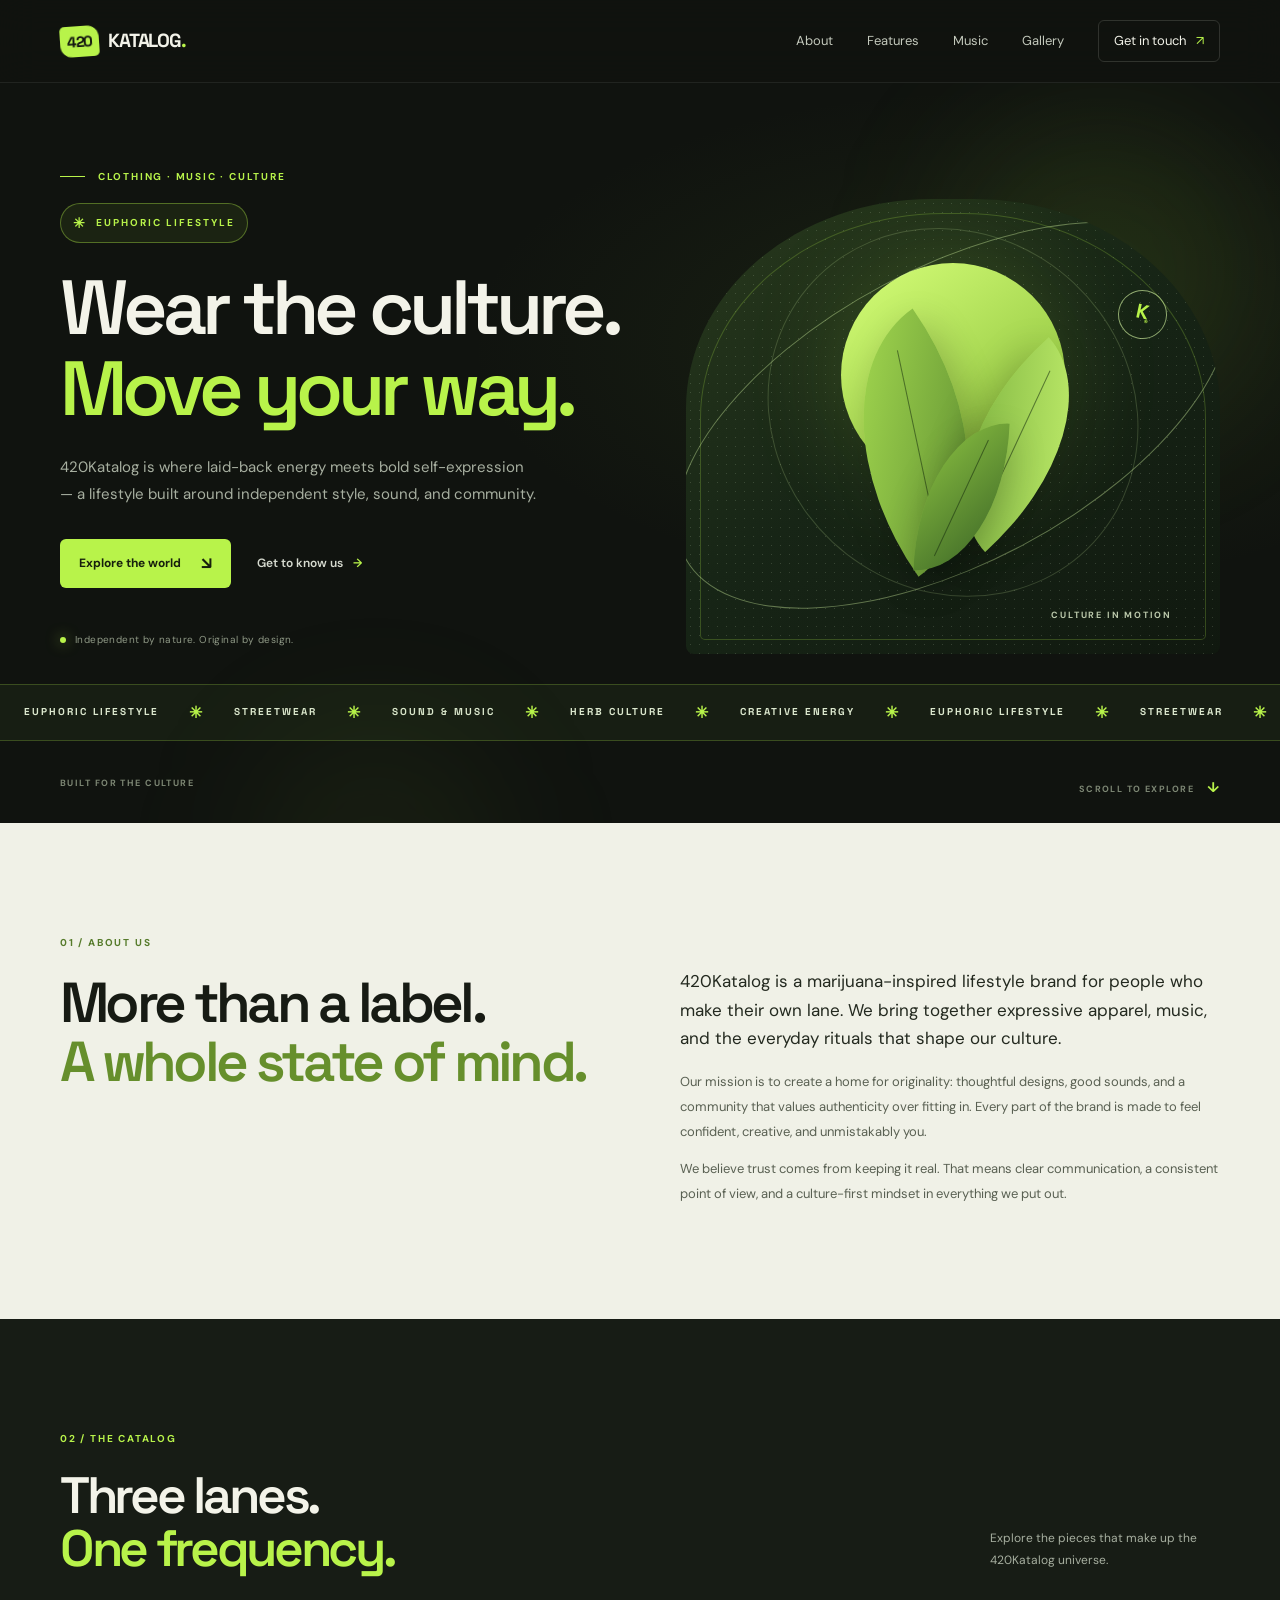
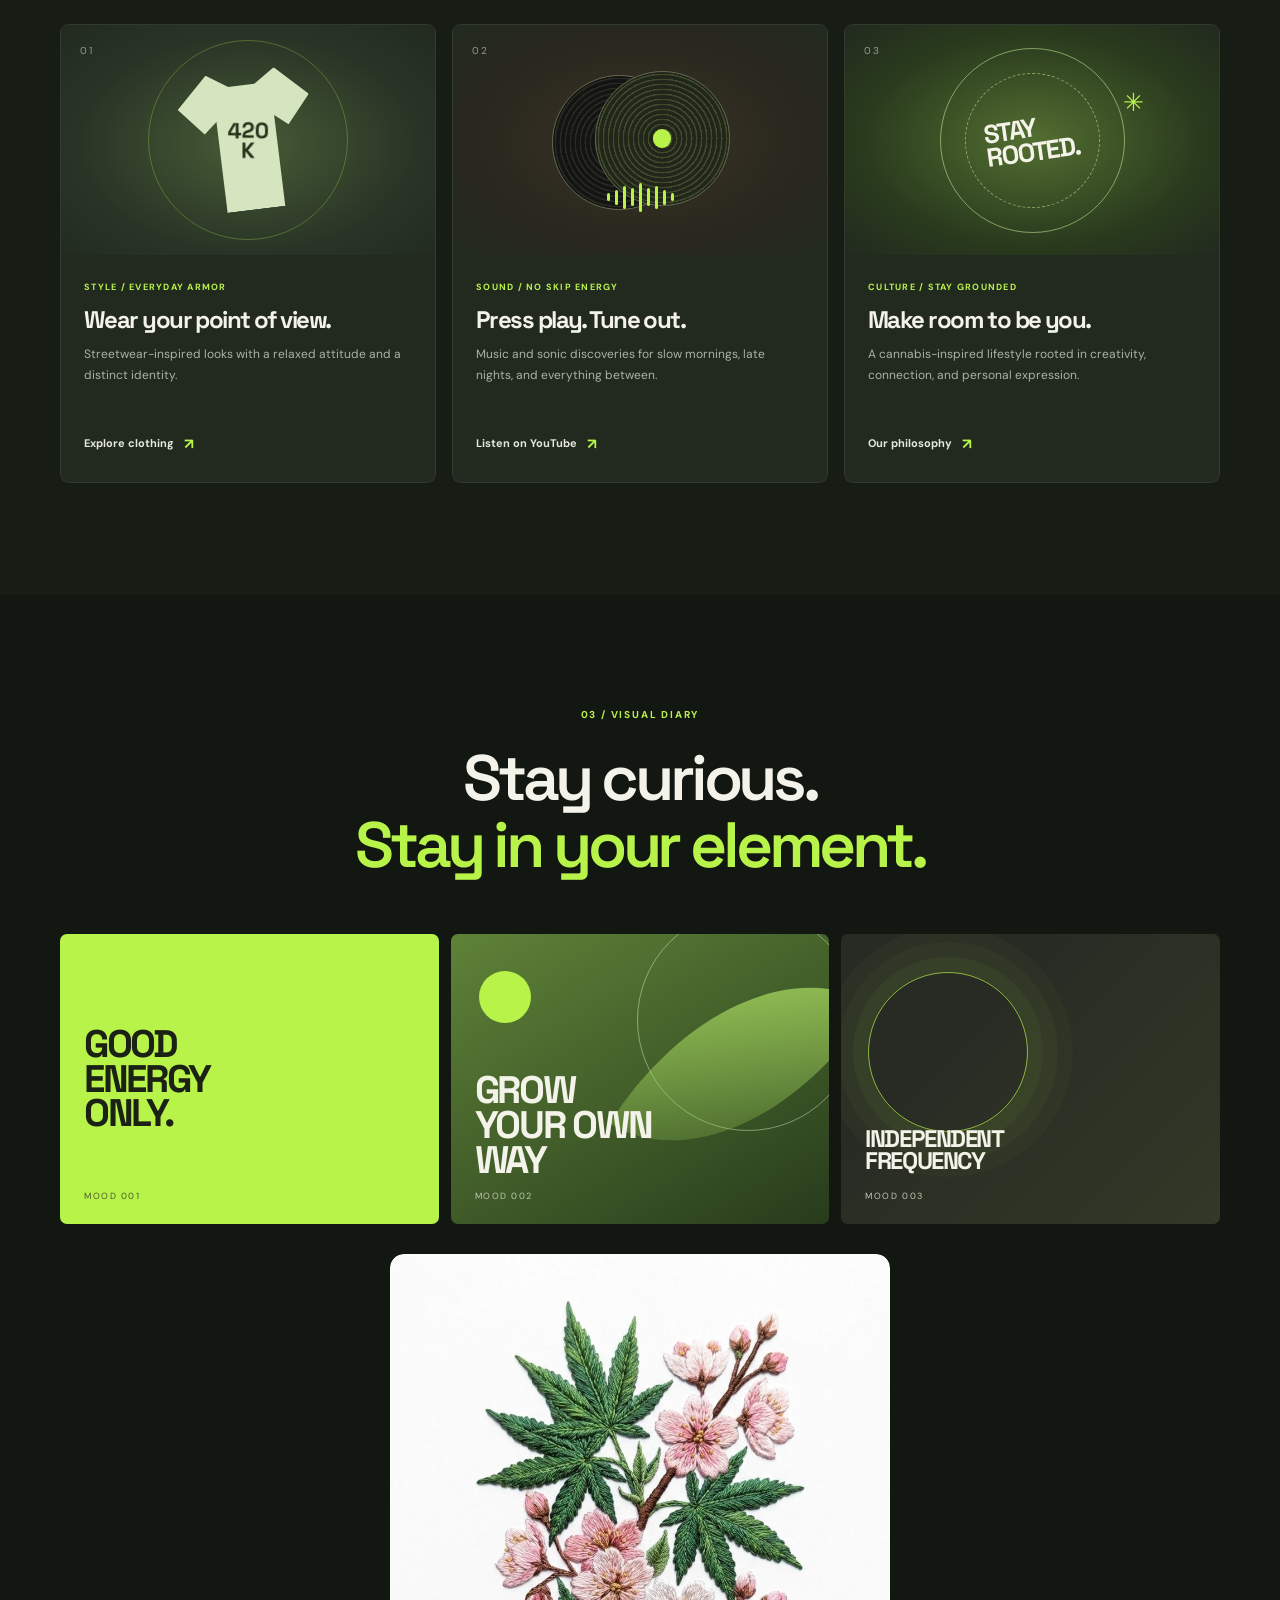
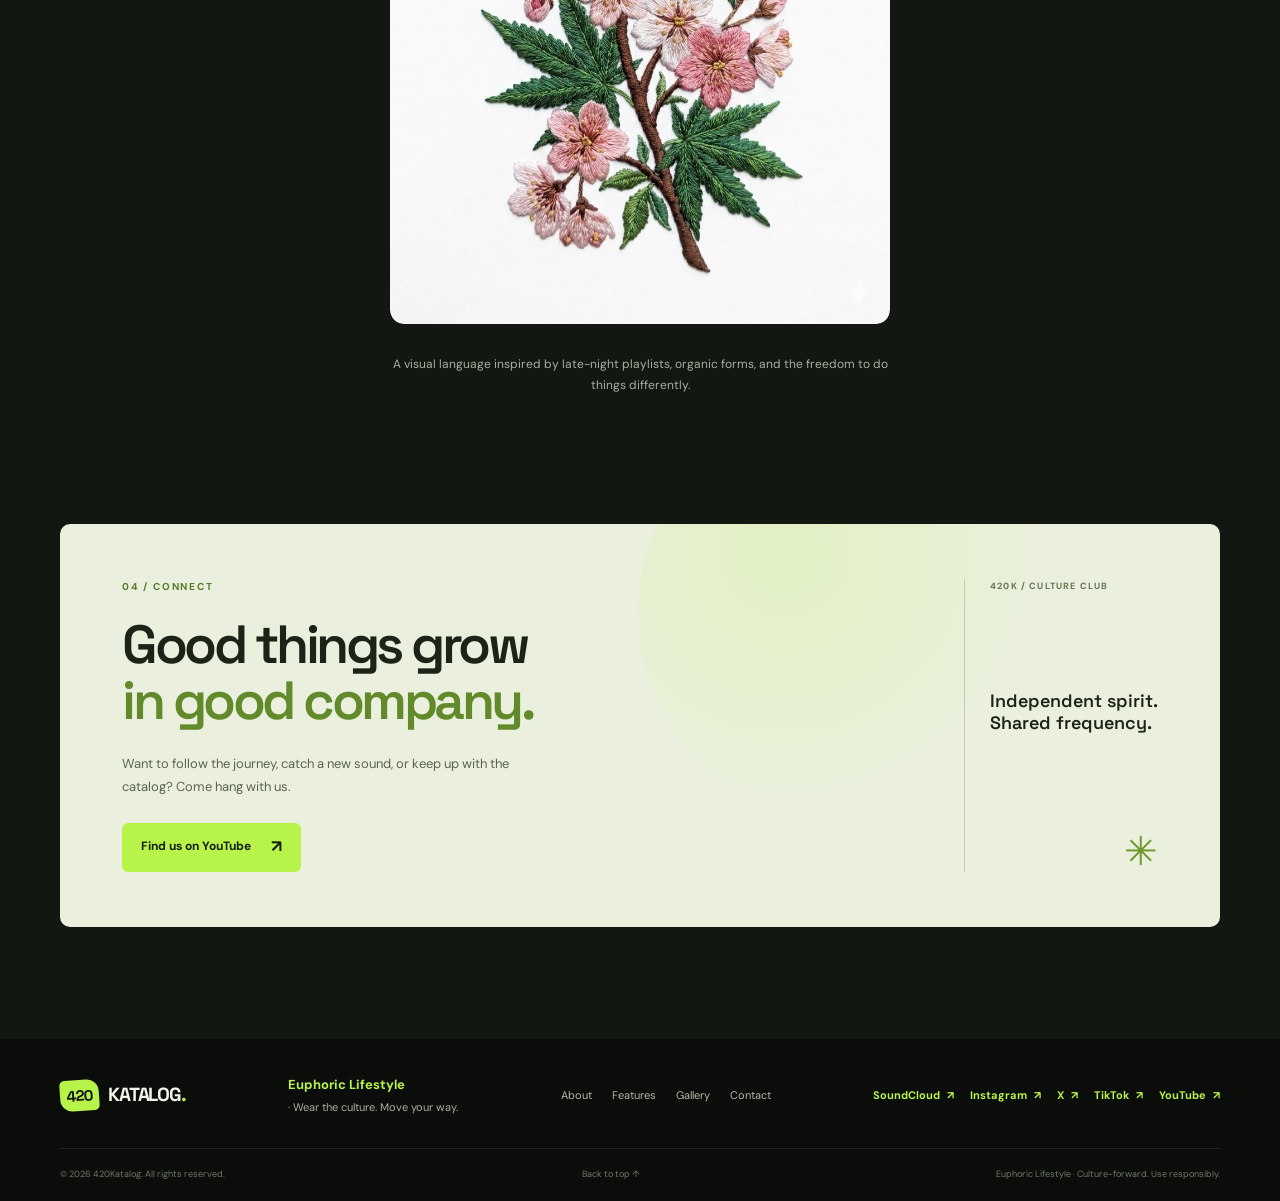
<file: index.html>
<!doctype html>
<html lang="en">
<head>
  <meta charset="utf-8">
  <meta name="viewport" content="width=device-width, initial-scale=1">
  <meta name="theme-color" content="#10130f">
  <meta name="description" content="420Katalog — a cannabis-inspired lifestyle brand bringing together clothing, sound, and culture.">
  <title>420Katalog — Euphoric Lifestyle</title>
  <link rel="preconnect" href="https://fonts.googleapis.com">
  <link rel="preconnect" href="https://fonts.gstatic.com" crossorigin>
  <link href="https://fonts.googleapis.com/css2?family=DM+Sans:wght@400;500;600;700&family=Space+Grotesk:wght@400;500;600;700&display=swap" rel="stylesheet">
  <link rel="stylesheet" href="style.css">
  <script src="script.js" defer></script>
</head>
<body>
  <a class="skip-link" href="#main">Skip to content</a>

  <header class="site-header" id="top">
    <div class="nav-wrap container">
      <a class="brand" href="#top" aria-label="420Katalog home">
        <span class="brand-mark" aria-hidden="true">420</span><span class="brand-name">KATALOG<span class="brand-period">.</span></span>
      </a>

      <button class="menu-toggle" type="button" aria-expanded="false" aria-controls="primary-nav" aria-label="Open navigation">
        <span></span><span></span>
      </button>

      <nav class="primary-nav" id="primary-nav" aria-label="Main navigation">
        <a href="#about">About</a>
        <a href="#features">Features</a>
         <a href="music.html">Music</a>
        <a href="#gallery">Gallery</a>
        <a href="#contact" class="nav-contact">Get in touch <span aria-hidden="true">↗</span></a>
      </nav>
    </div>
  </header>

  <main id="main">
    <section class="hero section-shell" aria-labelledby="hero-title">
      <div class="hero-glow hero-glow-one" aria-hidden="true"></div>
      <div class="hero-glow hero-glow-two" aria-hidden="true"></div>
      <div class="hero-grid container">
        <div class="hero-copy">
          <p class="eyebrow"><span class="eyebrow-line"></span> CLOTHING · MUSIC · CULTURE</p>
          <p class="slogan-chip"><span aria-hidden="true">✳</span> EUPHORIC LIFESTYLE</p>
          <h1 id="hero-title">Wear the culture.<br><span>Move your way.</span></h1>
          <p class="hero-subtitle">420Katalog is where laid-back energy meets bold self-expression — a lifestyle built around independent style, sound, and community.</p>
          <div class="hero-actions">
            <a class="button button-primary" href="#features">Explore the world <span aria-hidden="true">↘</span></a>
            <a class="text-link" href="#about">Get to know us <span aria-hidden="true">→</span></a>
          </div>
          <div class="hero-note"><span class="status-dot"></span> Independent by nature. Original by design.</div>
        </div>

        <div class="hero-art" aria-label="Abstract green botanical-inspired artwork">
          <div class="art-orbit orbit-a"></div>
          <div class="art-orbit orbit-b"></div>
          <div class="art-sun"></div>
          <div class="art-leaf leaf-one"></div>
          <div class="art-leaf leaf-two"></div>
          <div class="art-leaf leaf-three"></div>
          <div class="art-label label-top">EST. 420</div>
          <div class="art-label label-bottom">CULTURE IN MOTION</div>
          <div class="art-stamp">K<br><span>®</span></div>
        </div>
      </div>
      <div class="culture-ticker" aria-label="Euphoric Lifestyle, streetwear, sound, herb, culture">
      <div class="ticker-track"><span>EUPHORIC LIFESTYLE</span><b>✳</b><span>STREETWEAR</span><b>✳</b><span>SOUND &amp; MUSIC</span><b>✳</b><span>HERB CULTURE</span><b>✳</b><span>CREATIVE ENERGY</span><b>✳</b><span>EUPHORIC LIFESTYLE</span><b>✳</b><span>STREETWEAR</span><b>✳</b><span>SOUND &amp; MUSIC</span><b>✳</b><span>HERB CULTURE</span><b>✳</b></div>
    </div>
      <div class="hero-bottom container">
        <span>BUILT FOR THE CULTURE</span><span class="scroll-cue">SCROLL TO EXPLORE <span aria-hidden="true">↓</span></span>
      </div>
    </section>

    <section class="intro section-pad" id="about" aria-labelledby="about-title">
      <div class="container intro-grid">
        <div>
          <p class="eyebrow">01 / ABOUT US</p>
          <h2 id="about-title">More than a label.<br><span>A whole state of mind.</span></h2>
        </div>
        <div class="intro-copy">
          <p class="lead">420Katalog is a marijuana-inspired lifestyle brand for people who make their own lane. We bring together expressive apparel, music, and the everyday rituals that shape our culture.</p>
          <p>Our mission is to create a home for originality: thoughtful designs, good sounds, and a community that values authenticity over fitting in. Every part of the brand is made to feel confident, creative, and unmistakably you.</p>
          <p>We believe trust comes from keeping it real. That means clear communication, a consistent point of view, and a culture-first mindset in everything we put out.</p>
        </div>
      </div>
    </section>

    <section class="features section-pad" id="features" aria-labelledby="features-title">
      <div class="container">
        <div class="section-heading">
          <div>
            <p class="eyebrow">02 / THE CATALOG</p>
            <h2 id="features-title">Three lanes.<br><span>One frequency.</span></h2>
          </div>
          <p class="section-aside">Explore the pieces that make up the 420Katalog universe.</p>
        </div>

        <div class="feature-grid">
          <article class="feature-card feature-clothing">
            <div class="feature-number">01</div>
            <div class="feature-visual visual-shirt" aria-hidden="true">
              <div class="shirt-shape"><span>420<br>K</span></div>
              <span class="visual-ring"></span>
            </div>
            <div class="feature-content">
              <p class="card-kicker">STYLE / EVERYDAY ARMOR</p>
              <h3>Wear your point of view.</h3>
              <p>Streetwear-inspired looks with a relaxed attitude and a distinct identity.</p>
              <a href="#contact" class="card-link">Explore clothing <span aria-hidden="true">↗</span></a>
            </div>
          </article>

          <article class="feature-card feature-music">
            <div class="feature-number">02</div>
            <div class="feature-visual visual-music" aria-hidden="true">
              <div class="record record-one"></div><div class="record record-two"></div>
              <div class="sound-bars"><i></i><i></i><i></i><i></i><i></i><i></i><i></i><i></i><i></i></div>
            </div>
            <div class="feature-content">
              <p class="card-kicker">SOUND / NO SKIP ENERGY</p>
              <h3>Press play. Tune out.</h3>
              <p>Music and sonic discoveries for slow mornings, late nights, and everything between.</p>
              <a href="https://www.youtube.com/channel/UC2AErrC8AarWDsMdw_WNsXw" target="_blank" rel="noopener noreferrer" class="card-link">Listen on YouTube <span aria-hidden="true">↗</span></a>
            </div>
          </article>

          <article class="feature-card feature-culture">
            <div class="feature-number">03</div>
            <div class="feature-visual visual-culture" aria-hidden="true">
              <div class="culture-circle circle-one"></div><div class="culture-circle circle-two"></div>
              <span class="culture-word">STAY<br>ROOTED.</span>
              <span class="culture-spark">✳</span>
            </div>
            <div class="feature-content">
              <p class="card-kicker">CULTURE / STAY GROUNDED</p>
              <h3>Make room to be you.</h3>
              <p>A cannabis-inspired lifestyle rooted in creativity, connection, and personal expression.</p>
              <a href="#about" class="card-link">Our philosophy <span aria-hidden="true">↗</span></a>
            </div>
          </article>
        </div>
      </div>
    </section>

    <section class="manifesto section-pad" id="gallery" aria-labelledby="gallery-title">
      <div class="container manifesto-inner">
        <p class="eyebrow">03 / VISUAL DIARY</p>
        <h2 id="gallery-title">Stay curious.<br><span>Stay in your element.</span></h2>
        <div class="gallery-strip" aria-label="Abstract brand moodboard">
          <div class="gallery-tile tile-type"><span>GOOD<br>ENERGY<br>ONLY.</span><small>MOOD 001</small></div>
          <div class="gallery-tile tile-green"><div class="tile-sun"></div><span>GROW<br>YOUR OWN<br>WAY</span><small>MOOD 002</small></div>
          <div class="gallery-tile tile-dark"><div class="tile-spiral"></div><span>INDEPENDENT<br>FREQUENCY</span><small>MOOD 003</small></div>
        </div>
        <div class="gallery-photo">
    <img src="cherry%20blossom.jpg" alt="Cherry blossom embroidery with green leaves">
</div>
        <p class="gallery-caption">A visual language inspired by late-night playlists, organic forms, and the freedom to do things differently.</p>
      </div>
    </section>

    <section class="contact section-pad" id="contact" aria-labelledby="contact-title">
      <div class="container contact-panel">
        <div class="contact-orb" aria-hidden="true"></div>
        <div class="contact-content">
          <p class="eyebrow">04 / CONNECT</p>
          <h2 id="contact-title">Good things grow<br><span>in good company.</span></h2>
          <p>Want to follow the journey, catch a new sound, or keep up with the catalog? Come hang with us.</p>
          <a class="button button-primary" href="https://www.youtube.com/channel/UC2AErrC8AarWDsMdw_WNsXw" target="_blank" rel="noopener noreferrer">Find us on YouTube <span aria-hidden="true">↗</span></a>
        </div>
        <div class="contact-side">
          <span class="contact-index">420K / CULTURE CLUB</span>
          <p>Independent spirit.<br>Shared frequency.</p>
          <span class="contact-symbol" aria-hidden="true">✳</span>
        </div>
      </div>
    </section>
  </main>

  <footer class="site-footer">
    <div class="container footer-main">
      <a class="brand" href="#top" aria-label="420Katalog back to top">
        <span class="brand-mark" aria-hidden="true">420</span><span class="brand-name">KATALOG<span class="brand-period">.</span></span>
      </a>
      <p class="footer-tagline">Euphoric Lifestyle<span> · Wear the culture. Move your way.</span></p>
      <nav class="footer-nav" aria-label="Footer navigation">
        <a href="#about">About</a><a href="#features">Features</a><a href="#gallery">Gallery</a><a href="#contact">Contact</a>
      </nav>
      <nav class="social-links" aria-label="420Katalog social media">
        <a class="social-link" href="https://soundcloud.com/xansinmyksubis" target="_blank" rel="noopener noreferrer">SoundCloud <span aria-hidden="true">↗</span></a>
        <a class="social-link" href="https://www.instagram.com/whon_4dhawin/" target="_blank" rel="noopener noreferrer">Instagram <span aria-hidden="true">↗</span></a>
        <a class="social-link" href="https://x.com/wangan_whon" target="_blank" rel="noopener noreferrer">X <span aria-hidden="true">↗</span></a>
        <a class="social-link" href="https://www.tiktok.com/@whon4_dhawin" target="_blank" rel="noopener noreferrer">TikTok <span aria-hidden="true">↗</span></a>
        <a class="social-link" href="https://www.youtube.com/channel/UC2AErrC8AarWDsMdw_WNsXw" target="_blank" rel="noopener noreferrer">YouTube <span aria-hidden="true">↗</span></a>
      </nav>
    </div>
    <div class="container footer-bottom">
      <span>© <span id="year">2026</span> 420Katalog. All rights reserved.</span>
      <a href="#top">Back to top ↑</a>
      <span class="footer-note">Euphoric Lifestyle · Culture-forward. Use responsibly.</span>
    </div>
  </footer>
</body>
</html>
</file>
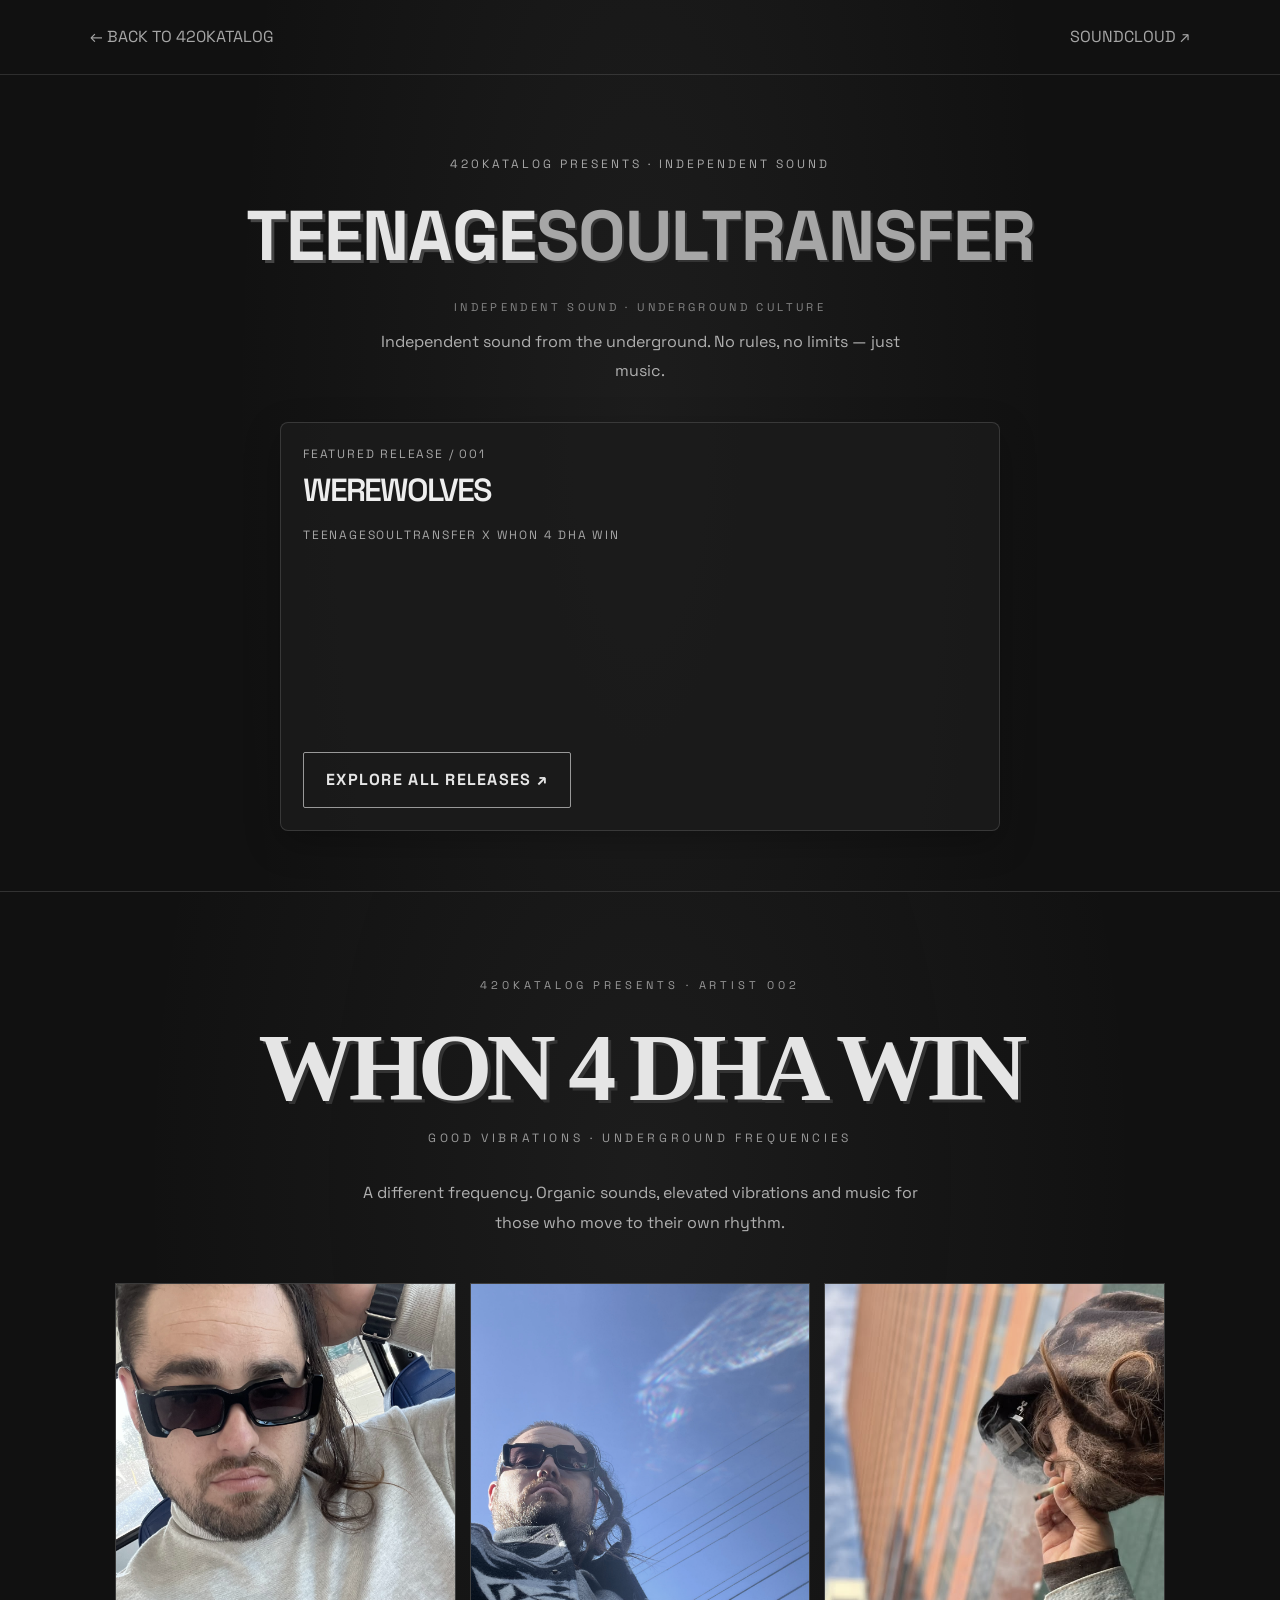
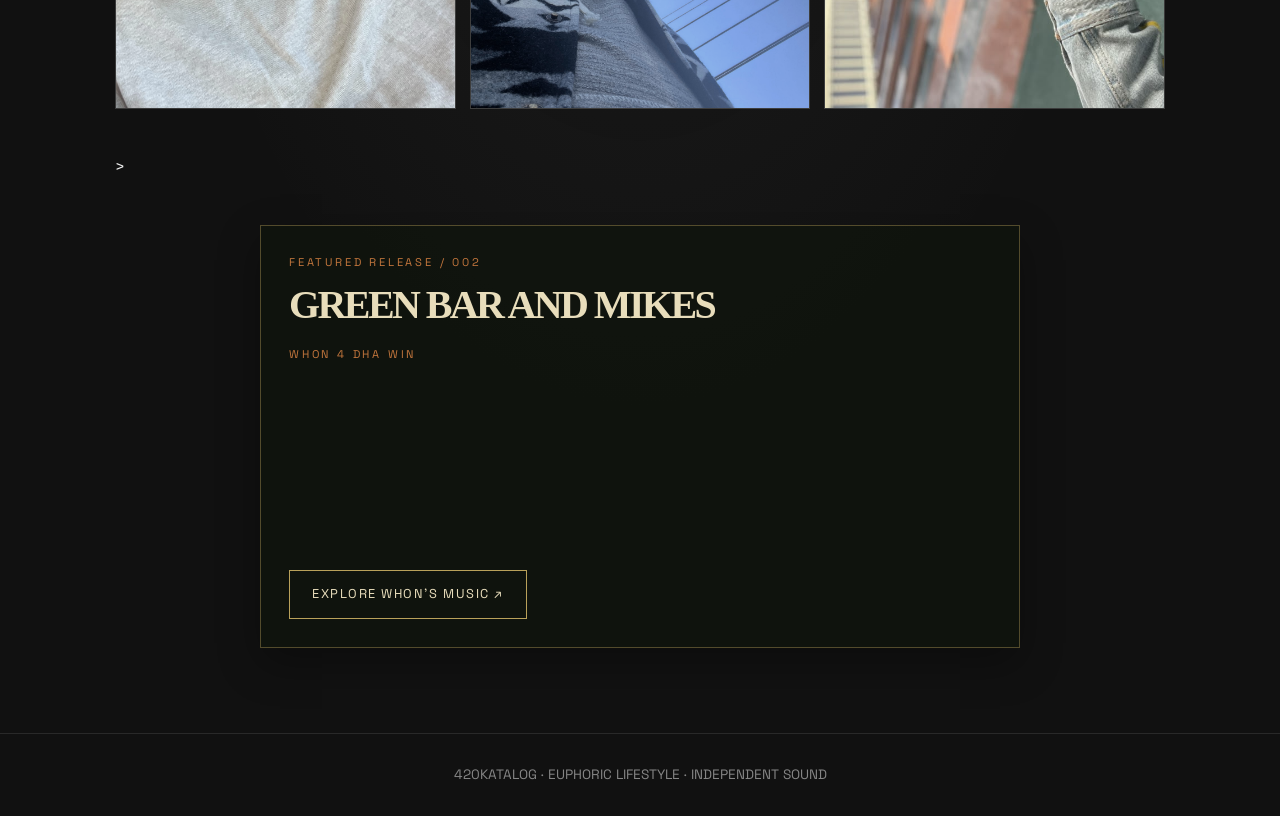
<file: music.html>
<!DOCTYPE html>
<html lang="en">
<head>
    <meta charset="UTF-8">
    <meta name="viewport" content="width=device-width, initial-scale=1.0">
    <meta name="theme-color" content="#111111">
    <meta name="description" content="Enter the underground sound of XANSINMYKSUBIS on 420Katalog.">
    <title>MUSIC — 420Katalog</title>

    <link rel="preconnect" href="https://fonts.googleapis.com">
    <link rel="preconnect" href="https://fonts.gstatic.com" crossorigin>
    <link href="https://fonts.googleapis.com/css2?family=Space+Grotesk:wght@400;500;600;700&display=swap" rel="stylesheet">

    <link rel="stylesheet" href="style.css">

    <style>
     /* UNDERGROUND ARTIST IDENTITY */

.artist-title {
    display: block;
    width: 100%;
    position: relative;
    font-size: clamp(1.4rem, 5.5vw, 5rem);
    font-weight: 900;
    line-height: 1.1;
    letter-spacing: -1px;
    text-align: center;
    text-transform: uppercase;
    white-space: nowrap;
    color: #e5e5e5;
    margin: 40px auto 18px;
    text-shadow: 3px 3px 0 #444;
    animation: titleFlicker 5s infinite;
}

.artist-title span {
    color: #999;
    text-shadow: 2px 2px 0 #333;
}

.artist-subtitle {
    color: #858585;
    letter-spacing: .3em;
    font-size: .7rem;
    text-align: center;
}

@keyframes titleFlicker {
    0%, 94%, 100% {
        opacity: 1;
        transform: translateX(0);
    }
    95% {
        opacity: .8;
        transform: translateX(2px);
    }
     97% {
        opacity: 1;
        transform: translateX(-2px);
    }
}

.music-page {
    min-height: 100vh;
    background:
        radial-gradient(ellipse at 50% 18%, rgba(150,150,150,.09), transparent 45%),
        #111111;
    color: #eeeeee;
    font-family: 'Space Grotesk', sans-serif;
}

        .music-nav {
            display: flex;
            justify-content: space-between;
            align-items: center;
            gap: 20px;
            padding: 24px 7%;
            border-bottom: 1px solid rgba(255,255,255,.12);
        }

        .music-nav a {
            color: #a6a6a6;
            text-decoration: none;
        }
.music-hero {
    max-width: 1000px;
    margin: 0 auto;
    padding: 80px 24px 60px;
    text-align: center;
}

.music-hero h1 {
    margin: 24px auto;
    max-width: 100%;
}

        .music-label {
            color: #a6a6a6;
            letter-spacing: .25em;
            font-size: .75rem;
            text-transform: uppercase;
        }



       .music-hero h1 span {
    color: #a6a6a6;
}

        .music-description {
            max-width: 560px;
            margin: 0 auto 36px;
            color: 	#b0b0b0;
            line-height: 1.8;
        }

    .featured-track {
    max-width: 720px;
    margin: 0 auto;
    padding: 22px;
    background: rgba(28, 28, 28, .85);
    border: 1px solid rgba(180, 180, 180, .2);
    border-radius: 8px;
    box-shadow: 0 12px 35px rgba(0, 0, 0, .25);
    text-align: left;
}

        .track-label {
            color: 	#a6a6a6;
            font-size: .75rem;
            letter-spacing: .15em;
            margin-bottom: 10px;
        }

        .featured-track h2 {
            font-size: clamp(1.3rem, 4vw, 2rem);
            margin: 0 0 18px;
        }

        .soundcloud-frame {
            width: 100%;
            height: 166px;
            border: 0;
            border-radius: 10px;
        }

.music-button {
    display: inline-block;
    margin-top: 24px;
    padding: 14px 22px;
    border: 1px solid #999999;
    border-radius: 2px;
    background: transparent;
    color: #e5e5e5;
    font-weight: 700;
    letter-spacing: .08em;
    text-decoration: none;
    transition: background .2s ease, color .2s ease, transform .2s ease;
}

.music-button:hover {
    background: #e5e5e5;
    color: #111111;
    transform: translateY(-2px);
}
    

        .music-footer {
            padding: 30px 20px;
            text-align: center;
            color: #858585;
            font-size: .85rem;
            border-top: 1px solid rgba(255,255,255,.1);
        }

.whon-section {
    position: relative;
    overflow: hidden;
    padding: 85px 24px;
    color: #E8DDBB;
    background:
        radial-gradient(circle at 15% 20%, rgba(196,119,61,.13), transparent 30%),
        radial-gradient(circle at 85% 80%, rgba(185,161,90,.12), transparent 35%),
        #252B1C;
    border-top: 1px solid rgba(185,161,90,.3);
}

.whon-inner {
    max-width: 1050px;
    margin: auto;
    position: relative;
    z-index: 1;
}

.whon-eyebrow {
    color: #C4773D;
    text-align: center;
    font-size: .7rem;
    letter-spacing: .35em;
    text-transform: uppercase;
}

.whon-title {
    margin: 25px 0 12px;
    color: #E8DDBB;
    font-family: Georgia, serif;
    font-size: clamp(2.5rem, 8vw, 6rem);
    font-weight: 900;
    line-height: 1;
    letter-spacing: -.06em;
    text-align: center;
    text-transform: uppercase;
    text-shadow: 3px 3px 0 #35432A, 6px 6px 0 rgba(196,119,61,.5);
}

.whon-subtitle {
    color: #B9A15A;
    text-align: center;
    letter-spacing: .3em;
    font-size: .75rem;
    line-height: 1.8;
}

.whon-description {
    max-width: 600px;
    margin: 28px auto 45px;
    color: #C8BEA0;
    text-align: center;
    line-height: 1.9;
}

.whon-artwork {
    display: grid;
    grid-template-columns: repeat(3, 1fr);
    gap: 14px;
    margin: 45px 0;
}

.whon-art-placeholder {
    min-height: 220px;
    display: flex;
    align-items: center;
    justify-content: center;
    padding: 15px;
    border: 1px solid rgba(185,161,90,.35);
    background:
        radial-gradient(circle, rgba(196,119,61,.2), transparent 65%),
        #35432A;
    color: #B9A15A;
    text-align: center;
    font-family: Georgia, serif;
    font-size: .85rem;
    letter-spacing: .12em;
}

/* WHON 4 DHA WIN — PHOTO GALLERY */

.whon-section {
    background:
        radial-gradient(ellipse at 50% 20%, rgba(160,160,160,.08), transparent 55%),
        #111111;
    color: #eeeeee;
    border-top: 1px solid rgba(180,180,180,.2);
}

.whon-eyebrow {
    color: #999999;
}

.whon-title {
    color: #e5e5e5;
    text-shadow: 3px 3px 0 #333333;
}

.whon-subtitle,
.whon-track-label {
    color: #999999;
}

.whon-description {
    color: #b0b0b0;
}

.whon-artwork img {
    display: block;
    width: 100%;
    aspect-ratio: 4 / 5;
    object-fit: cover;
    border: 1px solid rgba(180,180,180,.25);
    filter: grayscale(25%);
    transition: filter .35s ease, transform .35s ease;
}

.whon-artwork img:hover {
    filter: grayscale(0%);
    transform: translateY(-5px);
}

.whon-track {
    background: rgba(28,28,28,.85);
    border: 1px solid rgba(180,180,180,.2);
}

.whon-track h3 {
    color: #eeeeee;
}

.whon-button {
    border-color: #999999;
    color: #eeeeee;
}

.whon-button:hover {
    background: #eeeeee;
    color: #111111;
}

.whon-track {
    max-width: 760px;
    margin: 45px auto 0;
    padding: 28px;
    background: rgba(15,20,12,.65);
    border: 1px solid rgba(185,161,90,.4);
    box-shadow: 0 15px 40px rgba(0,0,0,.3);
}

.whon-track-label {
    color: #C4773D;
    font-size: .7rem;
    letter-spacing: .25em;
}

.whon-track h3 {
    margin: 12px 0 20px;
    color: #E8DDBB;
    font-family: Georgia, serif;
    font-size: clamp(1.6rem, 5vw, 2.5rem);
}

.whon-player {
    width: 100%;
    height: 166px;
    border: 0;
}

.whon-button {
    display: inline-block;
    margin-top: 22px;
    padding: 13px 22px;
    border: 1px solid #B9A15A;
    color: #E8DDBB;
    text-decoration: none;
    letter-spacing: .12em;
    font-size: .8rem;
    transition: .2s ease;
}

.whon-button:hover {
    background: #B9A15A;
    color: #252B1C;
}

@media (max-width: 600px) {
    .music-nav {
        padding: 20px;
        flex-wrap: wrap;
        font-size: .8rem;
    }

    .music-hero {
        padding: 65px 18px 45px;
    }

    .featured-track {
        padding: 16px;
    }

    .music-label {
        line-height: 1.8;
        letter-spacing: .15em;
    }

    .artist-title {
        font-size: clamp(1.2rem, 6vw, 2.2rem);
        letter-spacing: -1.5px;
    }

    .artist-subtitle {
        line-height: 1.8;
        letter-spacing: .15em;
    }

    .whon-section {
        padding: 65px 18px;
    }

    .whon-artwork {
        grid-template-columns: 1fr;
    }

    .whon-art-placeholder {
        min-height: 180px;
    }

    .whon-track {
        padding: 18px;
    }
}
</style>
</head>
<body>
    <div class="music-page">

        <nav class="music-nav">
            <a href="index.html">← BACK TO 420KATALOG</a>
            <a href="https://soundcloud.com/xansinmyksubis" target="_blank" rel="noopener noreferrer">SOUNDCLOUD ↗</a>
        </nav>

        <main>
            <section class="music-hero">

                <p class="music-label">420KATALOG PRESENTS · INDEPENDENT SOUND</p>

                <h1 class="artist-title" data-text="TEENAGESOULTRANSFER">
                    TEENAGE<span>SOULTRANSFER</span>
                </h1>

                <p class="artist-subtitle">INDEPENDENT SOUND · UNDERGROUND CULTURE</p>

                <p class="music-description">
                    Independent sound from the underground. No rules, no limits — just music.
                </p>

                <div class="featured-track">

                    <p class="track-label">FEATURED RELEASE / 001</p>

                    <h2>WEREWOLVES</h2>

                    <p class="track-label">TEENAGESOULTRANSFER X WHON 4 DHA WIN</p>

                    <iframe
                        class="soundcloud-frame"
                        title="WEREWOLVES by TEENAGESOULTRANSFER x WHON 4 DHA WIN"
                        allow="autoplay"
                        loading="lazy"
                        src="https://w.soundcloud.com/player/?url=https%3A//soundcloud.com/xansinmyksubis/whon-4-dha-win-x-teenagesoultransfer-werewolves&color=%23999999&auto_play=false&hide_related=true&show_comments=false&show_user=true&show_reposts=false&visual=false">
                    </iframe>

                    <a
                        class="music-button"
                        href="https://soundcloud.com/xansinmyksubis"
                        target="_blank"
                        rel="noopener noreferrer">
                        EXPLORE ALL RELEASES ↗
                    </a>

                </div>

  
</section>

<section class="whon-section">
    <div class="whon-inner">

        <p class="whon-eyebrow">420KATALOG PRESENTS · ARTIST 002</p>

        <h2 class="whon-title">WHON 4 DHA WIN</h2>

        <p class="whon-subtitle">
            GOOD VIBRATIONS · UNDERGROUND FREQUENCIES
        </p>

        <p class="whon-description">
            A different frequency. Organic sounds, elevated vibrations
            and music for those who move to their own rhythm.
        </p>

  
<div class="whon-artwork">

    <img
        src="whon%20portrait.jpeg"
        alt="WHON 4 DHA WIN — Portrait 01"
        loading="lazy">

    <img
        src="whon%20portrait%20(2).jpeg"
        alt="WHON 4 DHA WIN — Portrait 02"
        loading="lazy">

    <img
        src="jaha.jpeg"
        alt="WHON 4 DHA WIN — Portrait 03"
        loading="lazy">

</div>
>

        <div class="whon-track">

            <p class="whon-track-label">FEATURED RELEASE / 002</p>

            <h3>GREEN BAR AND MIKES</h3>

            <p class="whon-track-label">WHON 4 DHA WIN</p>

            <iframe
                class="whon-player"
                title="GREEN BAR AND MIKES by WHON 4 DHA WIN"
                allow="autoplay"
                loading="lazy"
                src="https://w.soundcloud.com/player/?url=https%3A//soundcloud.com/whon4dhawin/green-bar-and-mikes-1&color=%23b9a15a&auto_play=false&hide_related=true&show_comments=false&show_user=true&show_reposts=false&visual=false">
            </iframe>

            <a
                class="whon-button"
                href="https://soundcloud.com/whon4dhawin"
                target="_blank"
                rel="noopener noreferrer">
                EXPLORE WHON'S MUSIC ↗
            </a>

        </div>

    </div>
</section>

</main>

        <footer class="music-footer">
            420KATALOG · EUPHORIC LIFESTYLE · INDEPENDENT SOUND
        </footer>

    </div>
</body>
</html>
</file>
<file: style.css>
/* 420Katalog — responsive single-page brand site */
:root {
  --bg: #10130f;
  --bg-soft: #171c15;
  --panel: #1d241b;
  --text: #f3f3e9;
  --muted: #a7afa0;
  --green: #b8f34a;
  --green-dark: #6e9f24;
  --line: rgba(243, 243, 233, .14);
  --font-display: "Space Grotesk", Arial, sans-serif;
  --font-body: "DM Sans", Arial, sans-serif;
  --container: 1160px;
}
* { box-sizing: border-box; }
html { scroll-behavior: smooth; scroll-padding-top: 88px; }
body { margin: 0; background: var(--bg); color: var(--text); font-family: var(--font-body); line-height: 1.6; -webkit-font-smoothing: antialiased; }
a { color: inherit; text-decoration: none; }
button, a { -webkit-tap-highlight-color: transparent; }
a:focus-visible, button:focus-visible { outline: 2px solid var(--green); outline-offset: 4px; }
.container { width: min(var(--container), calc(100% - 48px)); margin-inline: auto; }
.section-pad { padding: 112px 0; }
.skip-link { position: absolute; top: -60px; left: 16px; z-index: 100; padding: 10px 14px; color: var(--bg); background: var(--green); border-radius: 8px; }
.skip-link:focus { top: 12px; }
.site-header { position: sticky; top: 0; z-index: 50; background: rgba(16, 19, 15, .88); backdrop-filter: blur(18px); border-bottom: 1px solid rgba(243,243,233,.08); }
.nav-wrap { min-height: 82px; display: flex; align-items: center; justify-content: space-between; gap: 28px; }
.brand { display: inline-flex; align-items: center; gap: 9px; flex-shrink: 0; font-family: var(--font-display); font-weight: 700; letter-spacing: -.05em; }
.brand-mark { display: grid; place-items: center; width: 39px; height: 31px; background: var(--green); color: var(--bg); font-size: 15px; letter-spacing: -.08em; border-radius: 5px 12px 5px 12px; transform: rotate(-4deg); }
.brand-name { font-size: 19px; letter-spacing: -.06em; }
.brand-period { color: var(--green); }
.primary-nav { display: flex; align-items: center; gap: 34px; font-size: 13px; color: #c4c9bc; }
.primary-nav a, .footer-nav a, .social-link { transition: color .2s ease; }
.primary-nav a:hover, .footer-nav a:hover, .social-link:hover { color: var(--green); }
.nav-contact { border: 1px solid var(--line); padding: 10px 15px; border-radius: 6px; color: var(--text) !important; }
.nav-contact span { color: var(--green); margin-left: 7px; }
.menu-toggle { display: none; }
.hero { position: relative; overflow: hidden; padding: 86px 0 24px; background: radial-gradient(ellipse at 77% 35%, rgba(87, 125, 42, .14), transparent 37%), var(--bg); }
.hero-grid { position: relative; z-index: 1; min-height: 500px; display: grid; grid-template-columns: 1.04fr .96fr; align-items: center; gap: 48px; }
.hero-copy { padding: 0 0 36px; }
.eyebrow { margin: 0 0 22px; color: var(--green); font-size: 10px; font-weight: 700; letter-spacing: .18em; }
.eyebrow-line { display: inline-block; width: 25px; height: 1px; margin: 0 9px 3px 0; background: var(--green); }
h1, h2, h3, p { margin-top: 0; }
h1, h2, h3 { font-family: var(--font-display); letter-spacing: -.065em; line-height: 1.05; }
h1 { max-width: 680px; margin-bottom: 25px; font-size: clamp(3.3rem, 6vw, 5.7rem); font-weight: 600; }
h1 span, h2 span { color: var(--green); }
.hero-subtitle { max-width: 480px; color: var(--muted); font-size: 15px; line-height: 1.8; }
.hero-actions { display: flex; align-items: center; flex-wrap: wrap; gap: 26px; margin-top: 31px; }
.button { min-height: 49px; display: inline-flex; align-items: center; justify-content: center; gap: 20px; padding: 0 19px; border-radius: 6px; font-size: 12px; font-weight: 700; transition: transform .2s ease, background .2s ease; }
.button:hover { transform: translateY(-2px); }
.button-primary { background: var(--green); color: #17200d; }
.button-primary:hover { background: #cbff6b; }
.button span { font-size: 17px; }
.text-link { color: #d7dbd0; font-size: 12px; font-weight: 600; }
.text-link span { color: var(--green); padding-left: 7px; }
.hero-note { display: flex; align-items: center; gap: 9px; margin-top: 44px; color: #8f9986; font-size: 10px; letter-spacing: .04em; }
.status-dot { width: 6px; height: 6px; border-radius: 50%; background: var(--green); box-shadow: 0 0 14px rgba(184,243,74,.65); }
.hero-art { position: relative; height: 455px; overflow: hidden; border-radius: 46% 46% 8px 8px; background: linear-gradient(145deg, #293a1d 0%, #172516 48%, #10180f 100%); isolation: isolate; }
.hero-art::before { content: ""; position: absolute; inset: 0; opacity: .23; background-image: radial-gradient(rgba(240,255,220,.65) .6px, transparent .6px); background-size: 9px 9px; mix-blend-mode: screen; }
.hero-art::after { content: ""; position: absolute; inset: 14px; border: 1px solid rgba(184,243,74,.22); border-radius: 48% 48% 5px 5px; }
.art-glow, .hero-glow { position: absolute; border-radius: 50%; filter: blur(70px); pointer-events: none; }
.hero-glow-one { width: 300px; height: 300px; right: 2%; top: 5%; background: rgba(126,180,52,.12); }
.hero-glow-two { width: 240px; height: 240px; left: 20%; bottom: -150px; background: rgba(126,180,52,.08); }
.art-sun { position: absolute; top: 14%; left: 29%; width: 42%; aspect-ratio: 1; border-radius: 50%; background: linear-gradient(145deg, #d6ff78, #80b632); box-shadow: 0 0 100px rgba(184,243,74,.19); }
.art-orbit { position: absolute; z-index: 2; border: 1px solid rgba(222,255,169,.38); border-radius: 50%; transform: rotate(-28deg); }
.orbit-a { inset: 15% -7% 20% -7%; }
.orbit-b { inset: 8% 14% 14% 14%; transform: rotate(43deg); border-color: rgba(222,255,169,.18); }
.art-leaf { position: absolute; z-index: 3; background: linear-gradient(135deg, #b7ee58, #4c7a29); border-radius: 100% 0 100% 0; box-shadow: 0 14px 38px rgba(0,0,0,.22); }
.art-leaf::after { content: ""; position: absolute; left: 50%; top: 8%; width: 1px; height: 85%; background: rgba(20,42,14,.55); transform: rotate(23deg); }
.leaf-one { width: 28%; height: 49%; top: 29%; left: 29%; transform: rotate(-35deg); }
.leaf-two { width: 22%; height: 42%; top: 33%; left: 51%; transform: rotate(48deg) scaleX(-1); background: linear-gradient(135deg, #d4ff78, #669e30); }
.leaf-three { width: 17%; height: 33%; top: 49%; left: 43%; transform: rotate(2deg); background: linear-gradient(135deg, #91c843, #355e24); }
.art-label { position: absolute; z-index: 4; color: rgba(240,255,220,.76); font-size: 9px; font-weight: 700; letter-spacing: .2em; }
.label-top { top: 7%; left: 9%; }
.label-bottom { bottom: 7%; right: 9%; }
.art-stamp { position: absolute; z-index: 4; right: 10%; top: 20%; display: grid; place-content: center; width: 49px; height: 49px; border: 1px solid rgba(222,255,169,.6); border-radius: 50%; color: var(--green); font-family: var(--font-display); font-weight: 700; font-size: 20px; line-height: .8; text-align: center; transform: rotate(12deg); }
.art-stamp span { font-family: var(--font-body); font-size: 8px; text-align: right; }
.hero-bottom { display: flex; justify-content: space-between; padding-top: 35px; color: #7d8774; font-size: 9px; font-weight: 700; letter-spacing: .16em; }
.scroll-cue span { color: var(--green); margin-left: 9px; font-size: 14px; }
.intro { background: #f0f1e7; color: #171b14; }
.intro .eyebrow { color: #567b2b; }
.intro-grid { display: grid; grid-template-columns: 1fr 1fr; gap: 80px; }
h2 { margin-bottom: 0; font-size: clamp(2.5rem, 4.4vw, 4.15rem); font-weight: 600; }
.intro h2 span { color: #668f2c; }
.intro-copy { padding-top: 32px; color: #596052; font-size: 13px; line-height: 1.9; }
.intro-copy .lead { color: #23291f; font-size: 17px; line-height: 1.7; }
.intro-copy p:last-child { margin-bottom: 0; }
.features { background: var(--bg-soft); }
.section-heading { display: flex; align-items: end; justify-content: space-between; gap: 30px; margin-bottom: 48px; }
.section-heading h2 { font-size: clamp(2.5rem, 4vw, 3.8rem); }
.section-aside { max-width: 230px; margin-bottom: 5px; color: var(--muted); font-size: 12px; line-height: 1.8; }
.feature-grid { display: grid; grid-template-columns: repeat(3, 1fr); gap: 16px; }
.feature-card { position: relative; overflow: hidden; background: #222a1f; border: 1px solid rgba(243,243,233,.07); border-radius: 9px; }
.feature-number { position: absolute; top: 18px; left: 19px; z-index: 2; color: rgba(243,243,233,.55); font-size: 10px; letter-spacing: .15em; }
.feature-visual { position: relative; display: grid; place-items: center; height: 230px; overflow: hidden; }
.visual-shirt { background: radial-gradient(ellipse at 50% 52%, #485c36, #293426 64%, #222a1f); }
.shirt-shape { position: relative; z-index: 1; width: 132px; height: 139px; display: grid; place-items: center; background: #d5e5c0; clip-path: polygon(24% 0, 40% 10%, 60% 10%, 76% 0, 100% 22%, 82% 42%, 72% 34%, 72% 100%, 28% 100%, 28% 34%, 18% 42%, 0 22%); transform: rotate(-7deg); filter: drop-shadow(0 12px 18px rgba(0,0,0,.3)); }
.shirt-shape span { color: #25331b; font-family: var(--font-display); font-size: 22px; font-weight: 700; line-height: .9; text-align: center; transform: rotate(7deg); }
.visual-ring { position: absolute; width: 200px; height: 200px; border: 1px solid rgba(184,243,74,.28); border-radius: 50%; }
.visual-music { background: radial-gradient(ellipse at 50% 50%, #3b3326, #28271e 65%, #222a1f); }
.record { position: absolute; width: 135px; height: 135px; border-radius: 50%; background: repeating-radial-gradient(circle, #141512 0 3px, #282a23 4px 5px); border: 1px solid #646b4d; }
.record-one { transform: translate(-21px, 2px); }
.record-two { transform: translate(22px, -2px); background: repeating-radial-gradient(circle, #21261a 0 3px, #414a2c 4px 5px); }
.record::after { content: ""; position: absolute; top: 43%; left: 43%; width: 14%; height: 14%; border-radius: 50%; background: var(--green); }
.sound-bars { position: absolute; z-index: 2; bottom: 43px; display: flex; align-items: center; gap: 5px; height: 30px; }
.sound-bars i { width: 3px; border-radius: 5px; background: var(--green); }
.sound-bars i:nth-child(1), .sound-bars i:nth-child(9) { height: 8px; }
.sound-bars i:nth-child(2), .sound-bars i:nth-child(8) { height: 15px; }
.sound-bars i:nth-child(3), .sound-bars i:nth-child(7) { height: 23px; }
.sound-bars i:nth-child(4), .sound-bars i:nth-child(6) { height: 18px; }
.sound-bars i:nth-child(5) { height: 29px; }
.visual-culture { background: radial-gradient(ellipse at 50% 50%, #536e31, #293a1d 65%, #222a1f); }
.culture-circle { position: absolute; border: 1px solid rgba(216,255,166,.5); border-radius: 50%; }
.circle-one { width: 185px; height: 185px; }
.circle-two { width: 135px; height: 135px; border-style: dashed; }
.culture-word { position: relative; z-index: 2; font-family: var(--font-display); font-size: 26px; font-weight: 700; line-height: .91; letter-spacing: -.06em; transform: rotate(-8deg); }
.culture-spark { position: absolute; right: 20%; top: 25%; color: var(--green); font-size: 25px; }
.feature-content { padding: 25px 23px 26px; }
.card-kicker { margin-bottom: 12px; color: var(--green); font-size: 9px; font-weight: 700; letter-spacing: .14em; }
.feature-content h3 { margin-bottom: 12px; font-size: 24px; }
.feature-content p:not(.card-kicker) { min-height: 62px; margin-bottom: 23px; color: #aab2a3; font-size: 12px; line-height: 1.8; }
.card-link { display: inline-flex; gap: 10px; align-items: center; color: #e5e9dc; font-size: 11px; font-weight: 700; }
.card-link span { color: var(--green); font-size: 15px; transition: transform .2s ease; }
.card-link:hover span { transform: translate(3px, -3px); }
.manifesto { background: #131711; }
.manifesto-inner { text-align: center; }
.manifesto h2 { font-size: clamp(2.8rem, 5vw, 4.6rem); }
.gallery-strip { display: grid; grid-template-columns: 1fr 1fr 1fr; gap: 12px; margin-top: 55px; text-align: left; }
.gallery-tile { position: relative; min-height: 290px; overflow: hidden; padding: 24px; border-radius: 7px; }
.gallery-tile > span { position: relative; z-index: 2; display: block; font-family: var(--font-display); font-size: clamp(1.7rem, 3vw, 2.7rem); font-weight: 700; line-height: .91; letter-spacing: -.06em; }
.gallery-tile small { position: absolute; bottom: 21px; left: 24px; font-size: 9px; letter-spacing: .17em; }
.tile-type { display: flex; flex-direction: column; justify-content: center; color: #1b2114; background: var(--green); }
.tile-type small { color: #485a2c; }
.tile-green { background: linear-gradient(150deg, #5f8238, #273c1c); }
.tile-green::before { content: ""; position: absolute; width: 220px; height: 220px; right: -30px; top: -25px; border: 1px solid rgba(235,255,208,.42); border-radius: 50%; }
.tile-green::after { content: ""; position: absolute; width: 160px; height: 240px; right: 8px; top: 10px; border-radius: 100% 0 100% 0; background: linear-gradient(145deg, rgba(199,255,112,.75), rgba(37,75,23,.12)); transform: rotate(32deg); }
.tile-green > span { margin-top: 115px; }
.tile-green small, .tile-dark small { color: #c0cbb3; }
.tile-sun { position: absolute; top: 37px; left: 28px; width: 52px; height: 52px; border-radius: 50%; background: var(--green); }
.tile-dark { background: #282b24; }
.tile-dark::before { content: ""; position: absolute; inset: 0; background: linear-gradient(135deg, transparent 30%, rgba(184,243,74,.07)); }
.tile-dark > span { margin-top: 170px; font-size: 24px; }
.tile-spiral { position: absolute; top: 38px; left: 27px; width: 160px; height: 160px; border: 1px solid rgba(184,243,74,.7); border-radius: 50%; box-shadow: 0 0 0 15px rgba(184,243,74,.04), 0 0 0 30px rgba(184,243,74,.035), 0 0 0 45px rgba(184,243,74,.025); }
.gallery-caption { max-width: 510px; margin: 25px auto 0; color: var(--muted); font-size: 12px; line-height: 1.8; }
.contact { padding-top: 15px; background: #131711; }
.contact-panel { position: relative; display: flex; align-items: center; justify-content: space-between; min-height: 365px; overflow: hidden; padding: 55px 62px; border-radius: 10px; background: #eaf0dd; color: #1c2417; }
.contact-content { position: relative; z-index: 2; max-width: 560px; }
.contact .eyebrow { color: #557a2b; }
.contact h2 { font-size: clamp(2.5rem, 4.2vw, 3.8rem); }
.contact h2 span { color: #628a2b; }
.contact-content > p:not(.eyebrow) { max-width: 400px; margin: 22px 0 24px; color: #5a6451; font-size: 13px; line-height: 1.8; }
.contact-side { position: relative; z-index: 2; align-self: stretch; display: flex; flex-direction: column; justify-content: space-between; min-width: 175px; padding-left: 25px; border-left: 1px solid rgba(28,36,23,.18); }
.contact-index { color: #647353; font-size: 9px; font-weight: 700; letter-spacing: .13em; }
.contact-side p { margin: auto 0; font-family: var(--font-display); font-size: 18px; font-weight: 600; line-height: 1.25; }
.contact-symbol { align-self: flex-end; color: #6e982e; font-size: 40px; line-height: 1; }
.contact-orb { position: absolute; right: 14%; top: -120px; width: 420px; height: 420px; border-radius: 50%; background: radial-gradient(circle at 35% 35%, rgba(184,243,74,.18), transparent 68%); pointer-events: none; }
.site-footer { padding: 36px 0 20px; background: #0b0d0a; }
.footer-main { display: flex; align-items: center; justify-content: space-between; gap: 25px; padding-bottom: 31px; }
.footer-tagline { margin: 0; color: #7f8976; font-size: 11px; }
.footer-nav { display: flex; flex-wrap: wrap; gap: 20px; color: #b2b9aa; font-size: 11px; }
.social-links { display: flex; flex-wrap: wrap; align-items: center; justify-content: flex-end; gap: 12px 16px; }
.social-link { color: var(--green); font-size: 11px; font-weight: 700; white-space: nowrap; }
.social-link span { margin-left: 4px; }
.footer-bottom { display: flex; align-items: center; justify-content: space-between; gap: 20px; padding-top: 18px; border-top: 1px solid rgba(243,243,233,.1); color: #70796a; font-size: 9px; }
.footer-bottom a:hover { color: var(--green); }
.footer-note { text-align: right; }

@media (max-width: 900px) {
  .section-pad { padding: 85px 0; }
  .hero { padding-top: 65px; }
  .hero-grid { grid-template-columns: 1fr .8fr; gap: 28px; min-height: 430px; }
  .hero-art { height: 380px; }
  h1 { font-size: clamp(3rem, 7vw, 4.7rem); }
  .intro-grid { gap: 40px; }
  .feature-grid { gap: 12px; }
  .feature-visual { height: 190px; }
  .feature-content { padding: 22px 17px; }
  .feature-content h3 { font-size: 21px; }
  .contact-panel { padding: 45px 38px; }
  .footer-main { flex-wrap: wrap; }
  .social-links { justify-content: flex-start; width: 100%; }
}
@media (max-width: 680px) {
  .container { width: min(var(--container), calc(100% - 36px)); }
  .section-pad { padding: 70px 0; }
  .nav-wrap { min-height: 70px; }
  .menu-toggle { display: flex; flex-direction: column; justify-content: center; gap: 6px; width: 42px; height: 42px; border: 1px solid var(--line); border-radius: 6px; background: transparent; cursor: pointer; }
  .menu-toggle span { display: block; width: 17px; height: 1px; margin-inline: auto; background: var(--text); transition: transform .2s ease; }
  .menu-toggle[aria-expanded="true"] span:first-child { transform: translateY(3.5px) rotate(45deg); }
  .menu-toggle[aria-expanded="true"] span:last-child { transform: translateY(-3.5px) rotate(-45deg); }
  .primary-nav { position: absolute; top: 69px; left: 0; right: 0; display: none; align-items: stretch; gap: 0; padding: 10px 18px 18px; background: rgba(16,19,15,.98); border-bottom: 1px solid var(--line); }
  .primary-nav.is-open { display: flex; flex-direction: column; }
  .primary-nav a { padding: 14px 5px; border-bottom: 1px solid rgba(243,243,233,.07); }
  .primary-nav .nav-contact { margin-top: 10px; padding: 12px 14px; border: 1px solid var(--line); }
  .hero { padding-top: 50px; }
  .hero-grid { grid-template-columns: 1fr; gap: 24px; }
  .hero-copy { padding-bottom: 0; }
  h1 { font-size: clamp(3rem, 13vw, 4.7rem); }
  .hero-subtitle { font-size: 14px; }
  .hero-note { margin-top: 30px; }
  .hero-art { height: 350px; width: min(100%, 420px); margin-inline: auto; }
  .hero-bottom { padding-top: 26px; font-size: 8px; }
  .intro-grid { grid-template-columns: 1fr; gap: 15px; }
  .intro-copy { padding-top: 15px; }
  .intro-copy .lead { font-size: 16px; }
  .section-heading { display: block; margin-bottom: 32px; }
  .section-aside { margin-top: 20px; }
  .feature-grid { grid-template-columns: 1fr; gap: 15px; }
  .feature-visual { height: 235px; }
  .feature-content { padding: 24px; }
  .feature-content p:not(.card-kicker) { min-height: auto; }
  .gallery-strip { grid-template-columns: 1fr; gap: 12px; margin-top: 35px; }
  .gallery-tile { min-height: 245px; }
  .tile-green > span { margin-top: 95px; }
  .tile-dark > span { margin-top: 145px; }
  .contact { padding-top: 0; }
  .contact-panel { display: block; padding: 38px 26px; }
  .contact-side { min-height: 145px; margin-top: 35px; padding: 20px 0 0; border-left: 0; border-top: 1px solid rgba(28,36,23,.18); }
  .contact-side p { margin: 18px 0; }
  .contact-symbol { position: absolute; right: 0; bottom: 0; }
  .footer-main { align-items: flex-start; flex-direction: column; gap: 19px; }
  .footer-nav { gap: 17px; }
  .footer-bottom { align-items: flex-start; flex-direction: column; gap: 10px; }
  .footer-note { text-align: left; }
}
@media (prefers-reduced-motion: reduce) {
  *, *::before, *::after { scroll-behavior: auto !important; transition-duration: .01ms !important; animation-duration: .01ms !important; animation-iteration-count: 1 !important; }
}


/* Slogan and culture ticker */
.slogan-chip { display: inline-flex; align-items: center; gap: 9px; margin: -4px 0 24px; padding: 8px 12px; border: 1px solid rgba(184,243,74,.36); border-radius: 999px; color: var(--green); background: rgba(184,243,74,.07); font-size: 10px; font-weight: 700; letter-spacing: .2em; }
.slogan-chip span { font-size: 14px; }
.culture-ticker { overflow: hidden; border-top: 1px solid rgba(184,243,74,.22); border-bottom: 1px solid rgba(184,243,74,.22); background: #171e13; }
.ticker-track { display: flex; align-items: center; justify-content: space-around; gap: 30px; width: max-content; min-width: 100%; padding: 15px 24px; color: #dce8ce; font-family: var(--font-display); font-size: 10px; font-weight: 700; letter-spacing: .2em; white-space: nowrap; }
.ticker-track b { color: var(--green); font-size: 16px; }
.footer-tagline { color: var(--green); font-size: 13px; font-weight: 700; }
.footer-tagline span { display: block; margin-top: 4px; color: var(--muted); font-size: 11px; font-weight: 400; }
@media (max-width: 600px) { .slogan-chip { margin-bottom: 18px; font-size: 9px; } .ticker-track { gap: 20px; padding-block: 13px; font-size: 9px; } }
.gallery-photo {
    margin: 30px auto;
    max-width: 500px;
    overflow: hidden;
    border-radius: 14px;
}

.gallery-photo img {
    display: block;
    width: 100%;
    height: auto;
    object-fit: cover;
    border-radius: 14px;
    transition: transform 0.3s ease;
}

.gallery-photo img:hover {
    transform: scale(1.03);
}
</file>
